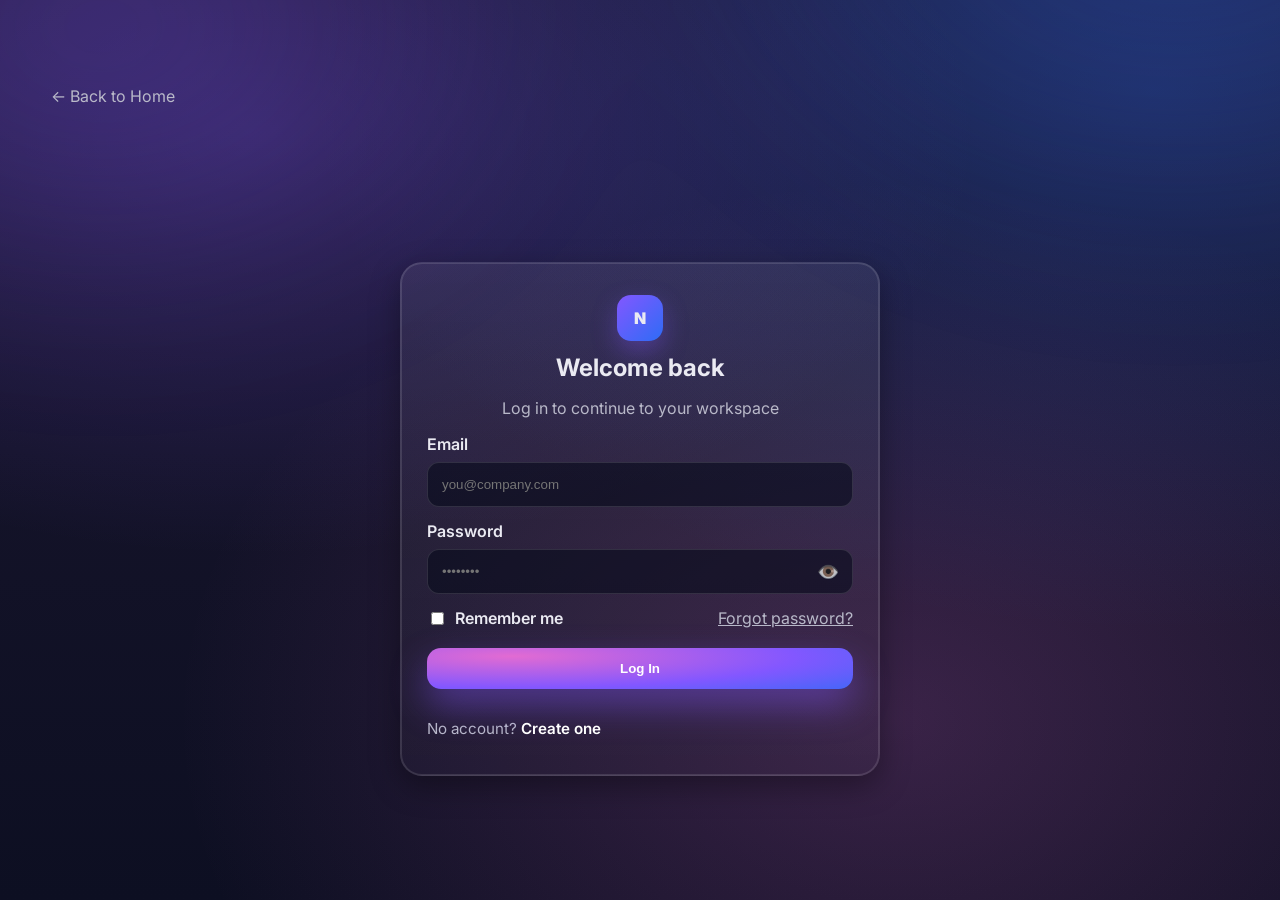
<file: login.html>
<!doctype html>
<html lang="fr">
<head>
  <meta charset="utf-8" />
  <meta name="viewport" content="width=device-width, initial-scale=1" />
  <title>Marketeam — Login</title>
  <link href="https://fonts.googleapis.com/css2?family=Inter:wght@400;600;700;800;900&display=swap" rel="stylesheet">
  <link rel="stylesheet" href="css/login.css" />
</head>
<body>
  <div class="bg"></div>

  <a class="back wrap" href="index.html">← Back to Home</a>

  <main class="wrap">
    <section class="login-card">
      <div class="head">
        <div class="logo">N</div>
        <h1>Welcome back</h1>
        <p class="muted">Log in to continue to your workspace</p>
      </div>

      <form class="form" onsubmit="return false">
        <label>Email
          <input type="email" placeholder="you@company.com" required />
        </label>

        <label>Password
          <div class="pwd">
            <input id="pwd" type="password" placeholder="••••••••" required minlength="6" />
            <button type="button" id="toggle" aria-label="Afficher/Masquer">👁️</button>
          </div>
        </label>

        <div class="row">
          <label class="remember">
            <input type="checkbox" /> Remember me
          </label>
          <a href="#" class="muted">Forgot password?</a>
        </div>

        <button class="btn solid" id="loginBtn">Log In</button>
        <p class="muted small">No account? <a href="#" class="link">Create one</a></p>
      </form>
    </section>
  </main>

  <script>
    const toggle = document.getElementById('toggle');
    const pwd = document.getElementById('pwd');
    const btn = document.getElementById('loginBtn');

    toggle.addEventListener('click', ()=>{
      pwd.type = pwd.type === 'password' ? 'text' : 'password';
    });

    btn.addEventListener('click', ()=>{
      btn.classList.add('loading');
      btn.disabled = true;
      setTimeout(()=>{
        btn.classList.remove('loading');
        btn.disabled = false;
        alert('Demo: authentification simulée ✔️');
      }, 1200);
    });
  </script>
</body>
</html>
</file>
<file: css/login.css>
@import url('./style.css'); /* réutilise couleurs/vars/background */

body{display:grid; place-items:center; min-height:100vh}
.back{color:#b9b9c9; text-decoration:none; display:block; margin-top:22px}
.back:hover{color:#fff}

.login-card{
  width:min(480px, 92%);
  margin:28px auto 60px;
  padding:26px 26px 22px;
  border-radius:22px;
  background: linear-gradient(180deg, rgba(255,255,255,.07), rgba(255,255,255,.02));
  border:1px solid var(--stroke);
  box-shadow: var(--shadow);
  animation: rise .5s ease-out;
}
@keyframes rise{
  from{opacity:0; transform:translateY(12px)}
  to{opacity:1; transform:none}
}

.head{ text-align:center; margin-bottom:16px }
.logo{
  width:46px; height:46px; border-radius:14px; margin:6px auto 12px;
  display:grid; place-items:center; font-weight:900;
  background:linear-gradient(135deg,var(--grad-1),var(--grad-2));
  box-shadow:0 10px 24px rgba(131,87,255,.35);
}
h1{margin:0}
.muted{color:var(--muted)}
.small{font-size:.95rem}
.link{color:#fff}

.form{display:grid; gap:14px}
label{display:grid; gap:8px; font-weight:600}
input[type="email"], input[type="password"], input[type="text"]{
  width:100%; padding:14px 14px; border-radius:12px;
  border:1px solid var(--stroke); background:rgba(8,10,28,.6);
  color:#fff; outline:none; transition:border .2s, box-shadow .2s;
}
input:focus{border-color:rgba(131,87,255,.6); box-shadow:0 0 0 3px rgba(131,87,255,.2)}

.pwd{position:relative}
.pwd button{
  position:absolute; right:8px; top:50%; transform:translateY(-50%);
  background:transparent; border:none; cursor:pointer; font-size:18px; opacity:.75;
}

.row{display:flex; justify-content:space-between; align-items:center}
.remember{display:flex; align-items:center; gap:8px; font-weight:600}

.btn.solid{
  width:100%; margin-top:6px; padding:13px 18px;
  background: radial-gradient(120% 140% at 20% 20%, var(--grad-3), var(--grad-1) 55%, var(--grad-2));
  color:#fff; border:none; border-radius:14px; font-weight:800; cursor:pointer;
  box-shadow:0 16px 36px rgba(131,87,255,.45); transition:transform .2s;
}
.btn.solid:hover{ transform: translateY(-2px) }
.btn.solid.loading{ opacity:.7; cursor:wait }
</file>
